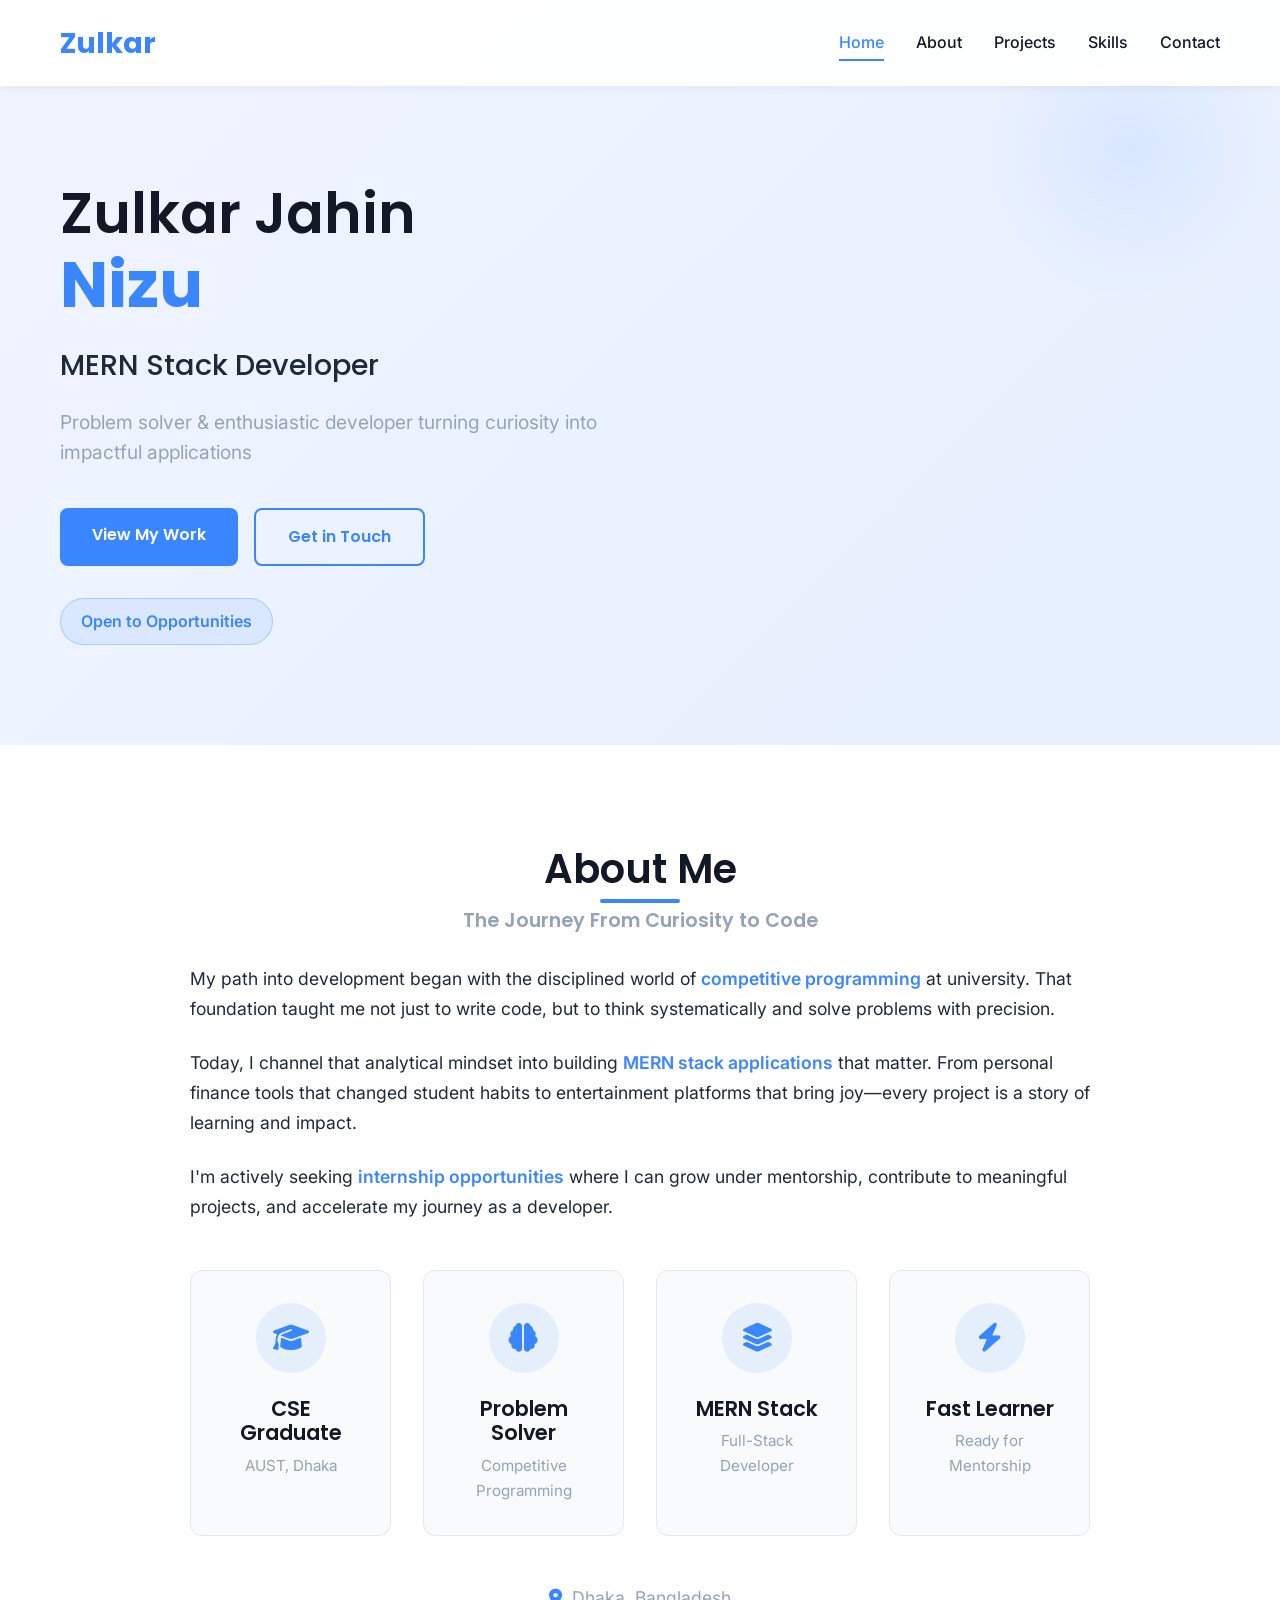
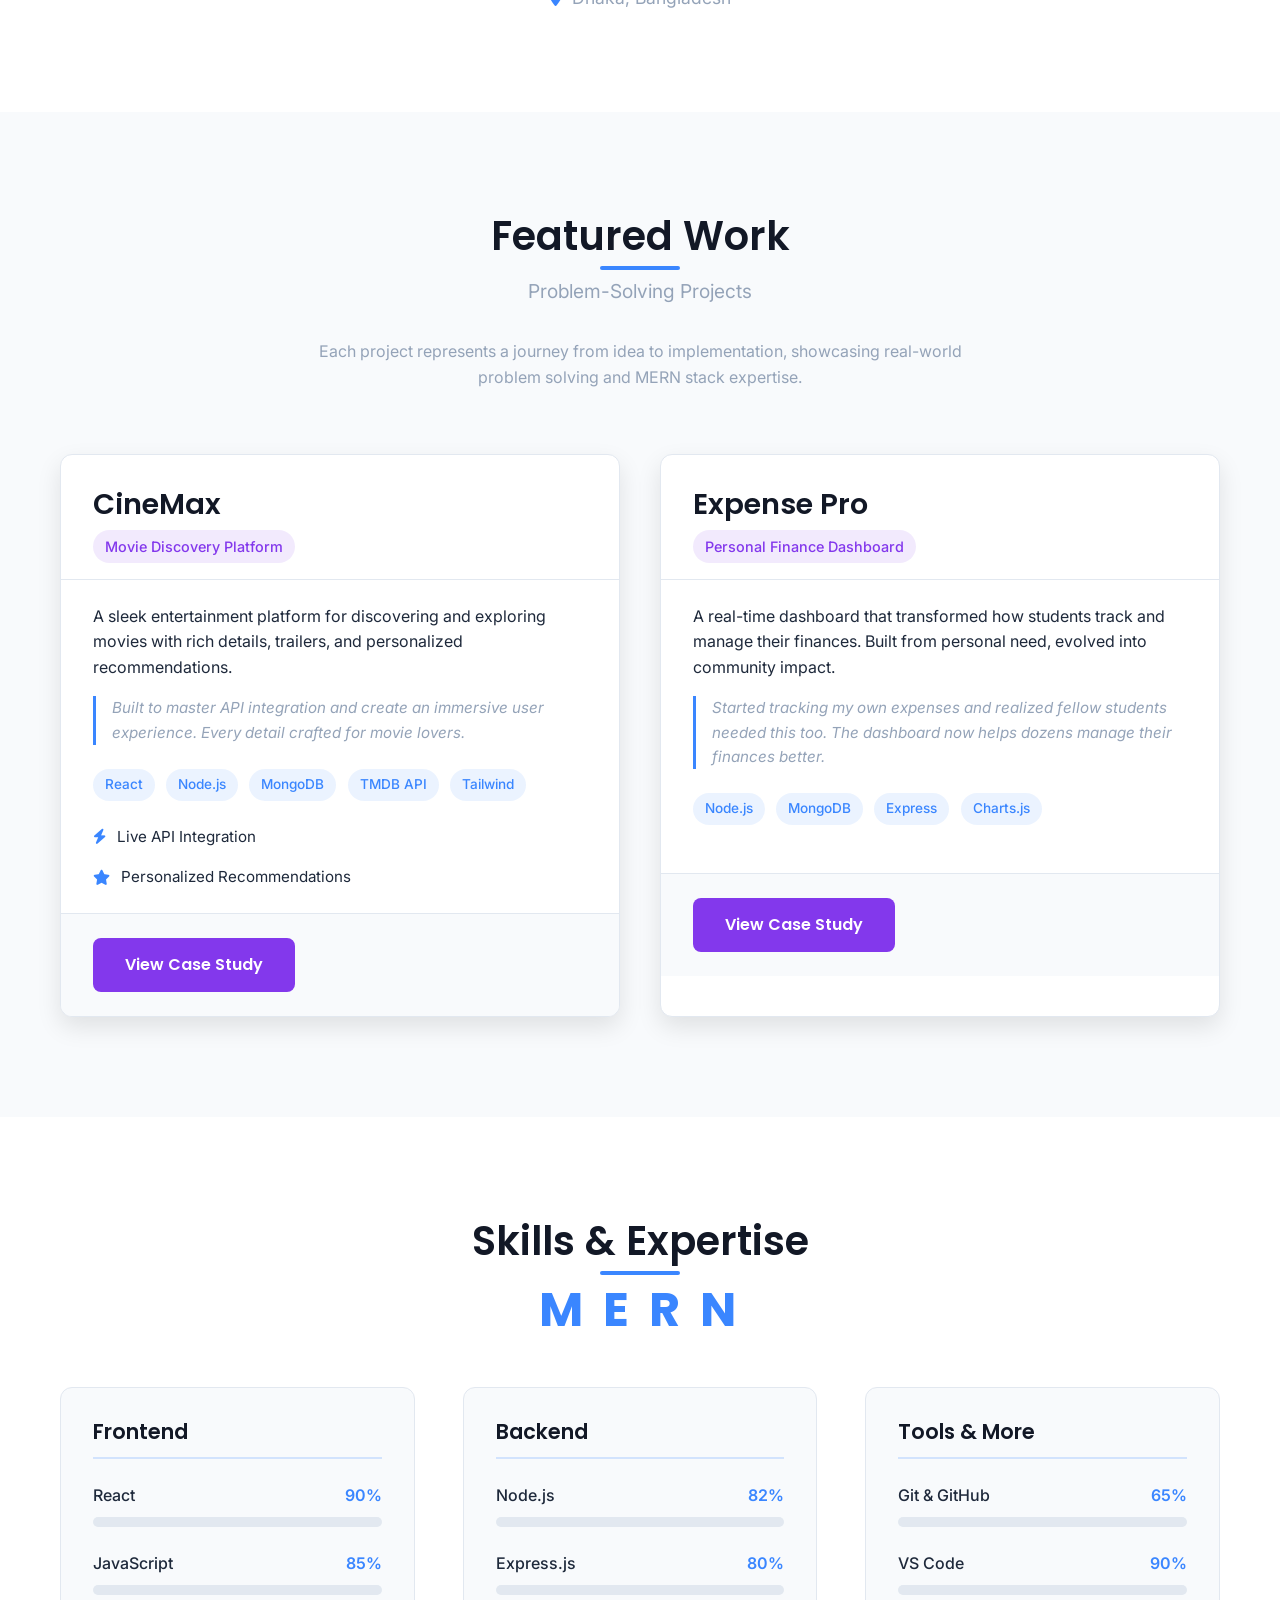
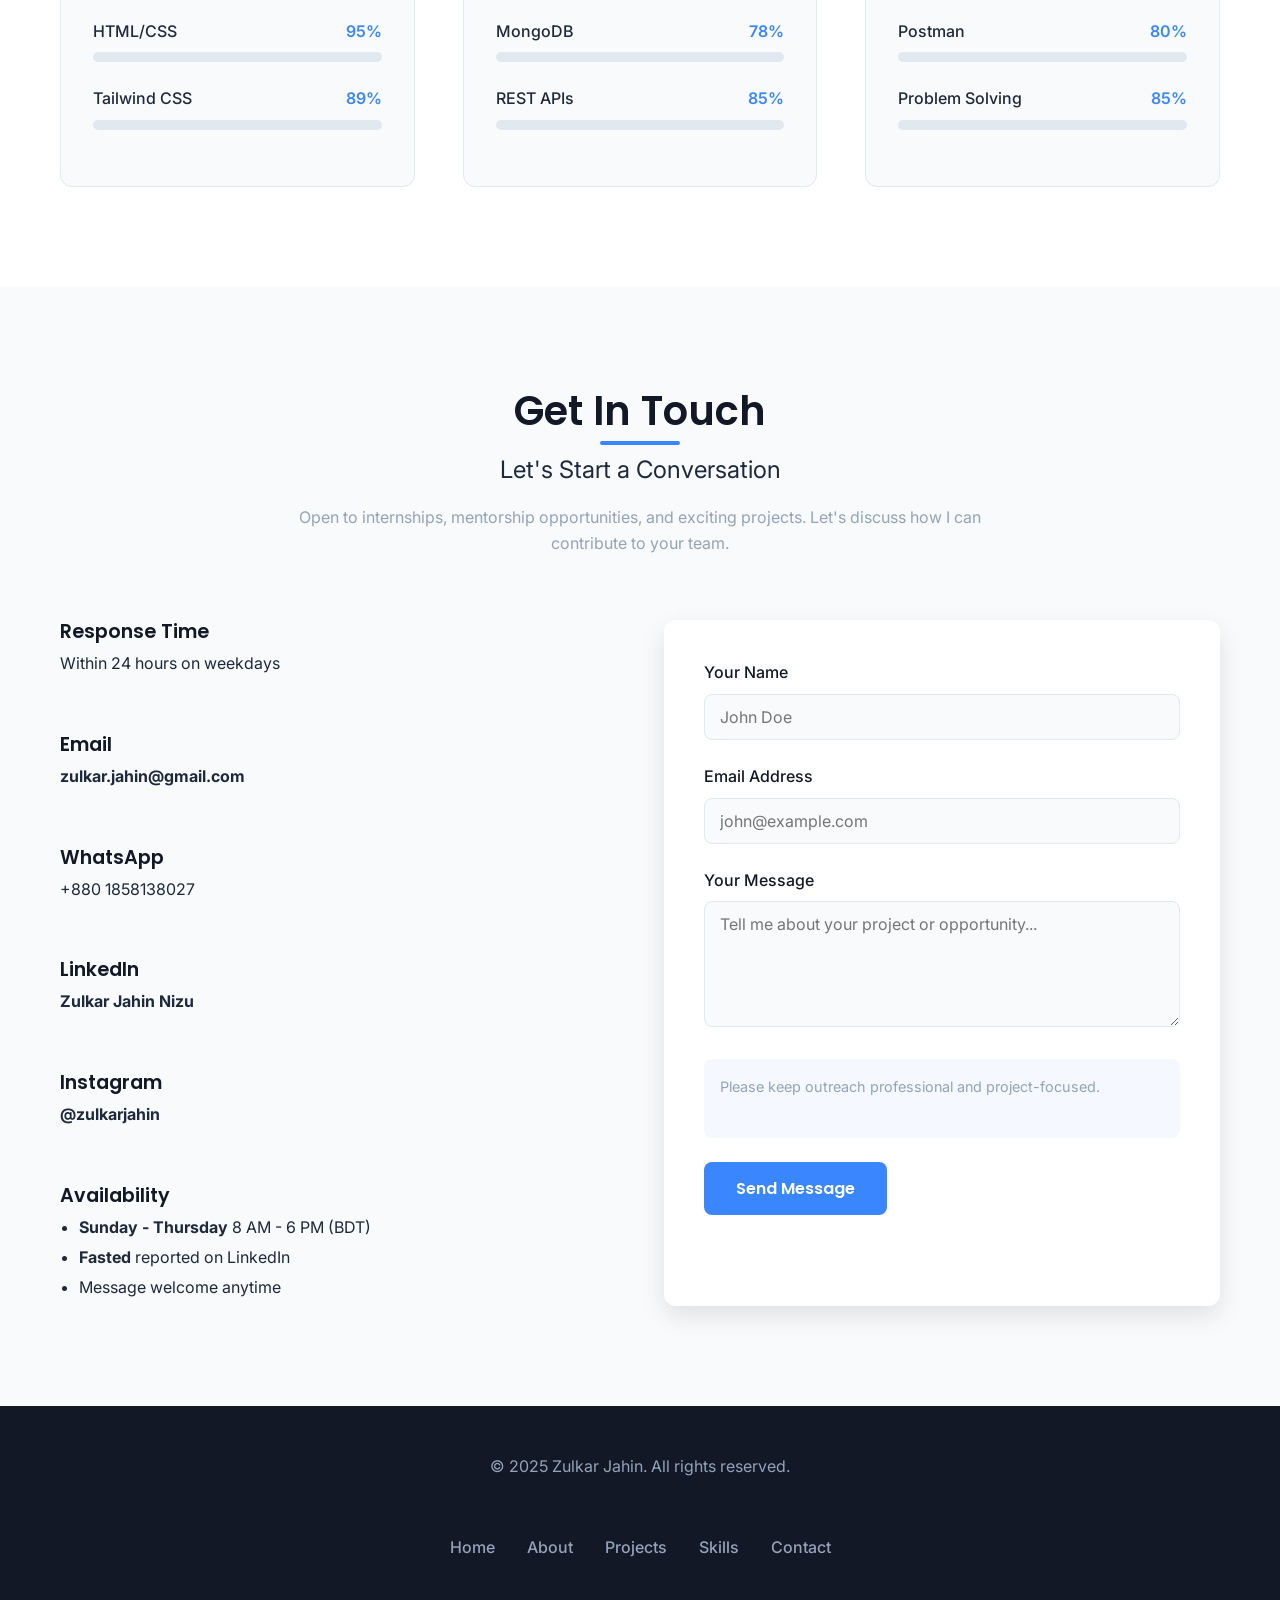
<file: Portfolio/index.html>
<!DOCTYPE html>
<html lang="en">
<head>
    <meta charset="UTF-8">
    <meta name="viewport" content="width=device-width, initial-scale=1.0">
    <title>Zulkar Jahin | Problem solver & MERN Stack Developer</title>
    <link rel="stylesheet" href="css/style.css">
    <link rel="stylesheet" href="https://cdnjs.cloudflare.com/ajax/libs/font-awesome/6.4.0/css/all.min.css">
    <link rel="preconnect" href="https://fonts.googleapis.com">
    <link rel="preconnect" href="https://fonts.gstatic.com" crossorigin>
    <link href="https://fonts.googleapis.com/css2?family=Poppins:wght@300;400;500;600;700&family=Inter:wght@300;400;500;600&display=swap" rel="stylesheet">
    <link rel="icon" type="image/x-icon" href="assets/images/favicon.ico">
</head>
<body>
    <!-- Navigation -->
    <nav class="navbar">
        <div class="container">
            <div class="nav-brand">
                <a href="#" class="logo">Zulkar</a>
            </div>
            <div class="nav-menu">
                <a href="#home" class="nav-link active">Home</a>
                <a href="#about" class="nav-link">About</a>
                <a href="#projects" class="nav-link">Projects</a>
                <a href="#skills" class="nav-link">Skills</a>
                <a href="#contact" class="nav-link">Contact</a>
            </div>
            <div class="nav-toggle">
                <i class="fas fa-bars"></i>
            </div>
        </div>
    </nav>

    <!-- Hero Section -->
    <section id="home" class="hero">
        <div class="container">
            <div class="hero-content">
                <h1 class="hero-title">
                    <span class="hero-name">Zulkar Jahin</span>
                    <span class="hero-lastname">Nizu</span>
                </h1>
                <h2 class="hero-subtitle">MERN Stack Developer</h2>
                <p class="hero-description">
                    Problem solver & enthusiastic developer turning curiosity into impactful applications
                </p>
                <div class="hero-buttons">
                    <a href="#projects" class="btn btn-primary">View My Work</a>
                    <a href="#contact" class="btn btn-outline">Get in Touch</a>
                </div>
            </div>
            <div class="hero-badge">
                <span class="badge">Open to Opportunities</span>
            </div>
        </div>
    </section>

    <!-- About Section -->
    <section id="about" class="about">
        <div class="container">
            <h2 class="section-title">About Me</h2>
            <h3 class="section-subtitle">The Journey From Curiosity to Code</h3>
            <div class="about-content">
                <div class="about-text">
                    <p>
                        My path into development began with the disciplined world of <strong>competitive programming</strong> at university. That foundation taught me not just to write code, but to think systematically and solve problems with precision.
                    </p>
                    <p>
                        Today, I channel that analytical mindset into building <strong>MERN stack applications</strong> that matter. From personal finance tools that changed student habits to entertainment platforms that bring joy—every project is a story of learning and impact.
                    </p>
                    <p>
                        I'm actively seeking <strong>internship opportunities</strong> where I can grow under mentorship, contribute to meaningful projects, and accelerate my journey as a developer.
                    </p>
                </div>
                <div class="about-highlights">
                    <div class="highlight-card">
                        <div class="highlight-icon">
                            <i class="fas fa-graduation-cap"></i>
                        </div>
                        <h4>CSE Graduate</h4>
                        <p>AUST, Dhaka</p>
                    </div>
                    <div class="highlight-card">
                        <div class="highlight-icon">
                            <i class="fas fa-brain"></i>
                        </div>
                        <h4>Problem Solver</h4>
                        <p>Competitive Programming</p>
                    </div>
                    <div class="highlight-card">
                        <div class="highlight-icon">
                            <i class="fas fa-layer-group"></i>
                        </div>
                        <h4>MERN Stack</h4>
                        <p>Full-Stack Developer</p>
                    </div>
                    <div class="highlight-card">
                        <div class="highlight-icon">
                            <i class="fas fa-bolt"></i>
                        </div>
                        <h4>Fast Learner</h4>
                        <p>Ready for Mentorship</p>
                    </div>
                </div>
                <div class="about-location">
                    <i class="fas fa-map-marker-alt"></i>
                    <span>Dhaka, Bangladesh</span>
                </div>
            </div>
        </div>
    </section>

    <!-- Featured Work Section -->
    <section id="projects" class="projects">
        <div class="container">
            <div class="section-header">
                <h2 class="section-title">Featured Work</h2>
                <p class="section-subtitle">Problem-Solving Projects</p>
                <p class="section-description">
                    Each project represents a journey from idea to implementation, showcasing real-world problem solving and MERN stack expertise.
                </p>
            </div>
            
            <!-- change korsi  -->
            <div class="project-grid">
                <!-- Project 1: CineMax -->
                <div class="project-card">
                    <div class="project-header">
                        <h3 class="project-title">CineMax</h3>
                        <span class="project-tag">Movie Discovery Platform</span>
                    </div>
                    <div class="project-body">
                        <p class="project-description">
                            A sleek entertainment platform for discovering and exploring movies with rich details, trailers, and personalized recommendations.
                        </p>
                        <p class="project-note">
                            <em>Built to master API integration and create an immersive user experience. Every detail crafted for movie lovers.</em>
                        </p>
                        <div class="project-tech">
                            <span class="tech-tag">React</span>
                            <span class="tech-tag">Node.js</span>
                            <span class="tech-tag">MongoDB</span>
                            <span class="tech-tag">TMDB API</span>
                            <span class="tech-tag">Tailwind</span>
                        </div>
                        <div class="project-features">
                            <div class="feature">
                                <i class="fas fa-bolt"></i>
                                <span>Live API Integration</span>
                            </div>
                            <div class="feature">
                                <i class="fas fa-star"></i>
                                <span>Personalized Recommendations</span>
                            </div>
                        </div>
                    </div>
                    <div class="project-footer">
                        <a href="#" class="btn btn-secondary">View Case Study</a>
                    </div>
                </div>

                <!-- Project 2: Expense Pro -->
                <div class="project-card">
                    <div class="project-header">
                        <h3 class="project-title">Expense Pro</h3>
                        <span class="project-tag">Personal Finance Dashboard</span>
                    </div>
                    <div class="project-body">
                        <p class="project-description">
                            A real-time dashboard that transformed how students track and manage their finances. Built from personal need, evolved into community impact.
                        </p>
                        <p class="project-note">
                            <em>Started tracking my own expenses and realized fellow students needed this too. The dashboard now helps dozens manage their finances better.</em>
                        </p>
                        <div class="project-tech">
                            <span class="tech-tag">Node.js</span>
                            <span class="tech-tag">MongoDB</span>
                            <span class="tech-tag">Express</span>
                            <span class="tech-tag">Charts.js</span>
                        </div>
                    </div>
                    <div class="project-footer">
                        <a href="#" class="btn btn-secondary">View Case Study</a>
                    </div>
                </div>
            </div>



        </div>
    </section>

    <!-- Skills Section -->
    <section id="skills" class="skills">
        <div class="container">
            <h2 class="section-title">Skills & Expertise</h2>
            <div class="skills-container">
                <div class="skills-header">
                    <h3 class="skills-main-title">M E R N</h3>
                </div>
                
                <div class="skills-grid">
                    <!-- Frontend Skills -->
                    <div class="skill-category">
                        <h4 class="skill-category-title">Frontend</h4>
                        <div class="skill-item">
                            <div class="skill-info">
                                <span class="skill-name">React</span>
                                <span class="skill-percentage">90%</span>
                            </div>
                            <div class="skill-bar">
                                <div class="skill-progress" style="width: 90%"></div>
                            </div>
                        </div>
                        <div class="skill-item">
                            <div class="skill-info">
                                <span class="skill-name">JavaScript</span>
                                <span class="skill-percentage">85%</span>
                            </div>
                            <div class="skill-bar">
                                <div class="skill-progress" style="width: 85%"></div>
                            </div>
                        </div>
                        <div class="skill-item">
                            <div class="skill-info">
                                <span class="skill-name">HTML/CSS</span>
                                <span class="skill-percentage">95%</span>
                            </div>
                            <div class="skill-bar">
                                <div class="skill-progress" style="width: 95%"></div>
                            </div>
                        </div>
                        <div class="skill-item">
                            <div class="skill-info">
                                <span class="skill-name">Tailwind CSS</span>
                                <span class="skill-percentage">89%</span>
                            </div>
                            <div class="skill-bar">
                                <div class="skill-progress" style="width: 89%"></div>
                            </div>
                        </div>
                    </div>

                    <!-- Backend Skills -->
                    <div class="skill-category">
                        <h4 class="skill-category-title">Backend</h4>
                        <div class="skill-item">
                            <div class="skill-info">
                                <span class="skill-name">Node.js</span>
                                <span class="skill-percentage">82%</span>
                            </div>
                            <div class="skill-bar">
                                <div class="skill-progress" style="width: 82%"></div>
                            </div>
                        </div>
                        <div class="skill-item">
                            <div class="skill-info">
                                <span class="skill-name">Express.js</span>
                                <span class="skill-percentage">80%</span>
                            </div>
                            <div class="skill-bar">
                                <div class="skill-progress" style="width: 80%"></div>
                            </div>
                        </div>
                        <div class="skill-item">
                            <div class="skill-info">
                                <span class="skill-name">MongoDB</span>
                                <span class="skill-percentage">78%</span>
                            </div>
                            <div class="skill-bar">
                                <div class="skill-progress" style="width: 78%"></div>
                            </div>
                        </div>
                        <div class="skill-item">
                            <div class="skill-info">
                                <span class="skill-name">REST APIs</span>
                                <span class="skill-percentage">85%</span>
                            </div>
                            <div class="skill-bar">
                                <div class="skill-progress" style="width: 85%"></div>
                            </div>
                        </div>
                    </div>

                    <!-- Tools & More -->
                    <div class="skill-category">
                        <h4 class="skill-category-title">Tools & More</h4>
                        <div class="skill-item">
                            <div class="skill-info">
                                <span class="skill-name">Git & GitHub</span>
                                <span class="skill-percentage">65%</span>
                            </div>
                            <div class="skill-bar">
                                <div class="skill-progress" style="width: 65%"></div>
                            </div>
                        </div>
                        <div class="skill-item">
                            <div class="skill-info">
                                <span class="skill-name">VS Code</span>
                                <span class="skill-percentage">90%</span>
                            </div>
                            <div class="skill-bar">
                                <div class="skill-progress" style="width: 90%"></div>
                            </div>
                        </div>
                        <div class="skill-item">
                            <div class="skill-info">
                                <span class="skill-name">Postman</span>
                                <span class="skill-percentage">80%</span>
                            </div>
                            <div class="skill-bar">
                                <div class="skill-progress" style="width: 80%"></div>
                            </div>
                        </div>
                        <div class="skill-item">
                            <div class="skill-info">
                                <span class="skill-name">Problem Solving</span>
                                <span class="skill-percentage">85%</span>
                            </div>
                            <div class="skill-bar">
                                <div class="skill-progress" style="width: 85%"></div>
                            </div>
                        </div>
                    </div>
                </div>
            </div>
        </div>
    </section>

    <!-- Contact Section -->
    <section id="contact" class="contact">
        <div class="container">
            <h2 class="section-title">Get In Touch</h2>
            <p class="contact-subtitle">Let's Start a Conversation</p>
            <p class="contact-description">
                Open to internships, mentorship opportunities, and exciting projects. Let's discuss how I can contribute to your team.
            </p>
            
            <div class="contact-container">
                <div class="contact-info">
                    <div class="contact-item">
                        <h4>Response Time</h4>
                        <p>Within 24 hours on weekdays</p>
                    </div>
                    
                    <div class="contact-item">
                        <h4>Email</h4>
                        <p><strong>zulkar.jahin@gmail.com</strong></p>
                    </div>
                    
                    <div class="contact-item">
                        <h4>WhatsApp</h4>
                        <p>+880 1858138027</p>
                    </div>
                    
                    <div class="contact-item">
                        <h4>LinkedIn</h4>
                        <p><strong>Zulkar Jahin Nizu</strong></p>
                    </div>
                    
                    <div class="contact-item">
                        <h4>Instagram</h4>
                        <p><strong>@zulkarjahin</strong></p>
                    </div>
                    
                    <div class="contact-item">
                        <h4>Availability</h4>
                        <ul>
                            <li><strong>Sunday - Thursday</strong> 8 AM - 6 PM (BDT)</li>
                            <li><strong>Fasted</strong> reported on LinkedIn</li>
                            <li>Message welcome anytime</li>
                        </ul>
                    </div>
                </div>
                
                <div class="contact-form">
                    <form id="messageForm">
                        <div class="form-group">
                            <label for="name">Your Name</label>
                            <input type="text" id="name" name="name" placeholder="John Doe" required>
                        </div>
                        
                        <div class="form-group">
                            <label for="email">Email Address</label>
                            <input type="email" id="email" name="email" placeholder="john@example.com" required>
                        </div>
                        
                        <div class="form-group">
                            <label for="message">Your Message</label>
                            <textarea id="message" name="message" rows="5" placeholder="Tell me about your project or opportunity..." required></textarea>
                        </div>
                        
                        <div class="form-note">
                            <p>Please keep outreach professional and project-focused.</p>
                        </div>
                        
                        <button type="submit" class="btn btn-primary">Send Message</button>
                    </form>
                </div>
            </div>
        </div>
    </section>

    <!-- Footer -->
    <footer class="footer">
        <div class="container">
            <p class="footer-copyright">© 2025 Zulkar Jahin. All rights reserved.</p>
            <div class="footer-links">
                <a href="#home">Home</a>
                <a href="#about">About</a>
                <a href="#projects">Projects</a>
                <a href="#skills">Skills</a>
                <a href="#contact">Contact</a>
            </div>
        </div>
    </footer>

    <!-- Back to Top Button -->
    <button id="backToTop" class="back-to-top">
        <i class="fas fa-arrow-up"></i>
    </button>

    <script src="js/main.js"></script>
</body>
</html>
</file>
<file: Portfolio/css/style.css>
/* Reset and Base Styles */
* {
    margin: 0;
    padding: 0;
    box-sizing: border-box;
}

:root {
    --primary: #3a86ff;
    --primary-dark: #2667cc;
    --secondary: #8338ec;
    --dark: #121826;
    --dark-light: #1e293b;
    --light: #f8fafc;
    --gray: #94a3b8;
    --gray-light: #e2e8f0;
    --success: #10b981;
    --warning: #f59e0b;
    --danger: #ef4444;
    --shadow: 0 10px 25px rgba(0, 0, 0, 0.1);
    --shadow-lg: 0 15px 35px rgba(0, 0, 0, 0.15);
    --transition: all 0.3s ease;
    --border-radius: 12px;
    --border-radius-sm: 8px;
}

html {
    scroll-behavior: smooth;
}

body {
    font-family: 'Inter', sans-serif;
    line-height: 1.6;
    color: var(--dark);
    background-color: var(--light);
    overflow-x: hidden;
}

.container {
    width: 100%;
    max-width: 1200px;
    margin: 0 auto;
    padding: 0 20px;
}

/* Typography */
h1, h2, h3, h4 {
    font-family: 'Poppins', sans-serif;
    font-weight: 600;
    line-height: 1.2;
}

h1 {
    font-size: 3.5rem;
}

h2 {
    font-size: 2.5rem;
    margin-bottom: 1rem;
}

h3 {
    font-size: 1.8rem;
    margin-bottom: 0.75rem;
}

h4 {
    font-size: 1.3rem;
    margin-bottom: 0.5rem;
}

p {
    margin-bottom: 1.5rem;
}

a {
    text-decoration: none;
    color: inherit;
    transition: var(--transition);
}

/* Buttons */
.btn {
    display: inline-block;
    padding: 14px 32px;
    border-radius: var(--border-radius-sm);
    font-weight: 600;
    font-size: 1rem;
    cursor: pointer;
    transition: var(--transition);
    border: none;
    font-family: 'Poppins', sans-serif;
    text-align: center;
}

.btn-primary {
    background-color: var(--primary);
    color: white;
}

.btn-primary:hover {
    background-color: var(--primary-dark);
    transform: translateY(-3px);
    box-shadow: var(--shadow);
}

.btn-outline {
    background-color: transparent;
    color: var(--primary);
    border: 2px solid var(--primary);
}

.btn-outline:hover {
    background-color: var(--primary);
    color: white;
    transform: translateY(-3px);
    box-shadow: var(--shadow);
}

.btn-secondary {
    background-color: var(--secondary);
    color: white;
}

.btn-secondary:hover {
    background-color: #7227d6;
    transform: translateY(-3px);
    box-shadow: var(--shadow);
}

/* Navigation */
.navbar {
    position: fixed;
    top: 0;
    left: 0;
    width: 100%;
    background-color: rgba(255, 255, 255, 0.95);
    backdrop-filter: blur(10px);
    z-index: 1000;
    padding: 20px 0;
    box-shadow: 0 2px 10px rgba(0, 0, 0, 0.05);
}

.navbar .container {
    display: flex;
    justify-content: space-between;
    align-items: center;
}

.logo {
    font-family: 'Poppins', sans-serif;
    font-size: 1.8rem;
    font-weight: 700;
    color: var(--primary);
}

.nav-menu {
    display: flex;
    gap: 2rem;
}

.nav-link {
    font-weight: 500;
    color: var(--dark);
    position: relative;
    padding: 5px 0;
}

.nav-link:hover, .nav-link.active {
    color: var(--primary);
}

.nav-link.active::after {
    content: '';
    position: absolute;
    bottom: 0;
    left: 0;
    width: 100%;
    height: 2px;
    background-color: var(--primary);
}

.nav-toggle {
    display: none;
    font-size: 1.5rem;
    cursor: pointer;
    color: var(--dark);
}

/* Hero Section */
.hero {
    padding: 180px 0 100px;
    background: linear-gradient(135deg, #f0f4ff 0%, #e6f0ff 100%);
    position: relative;
    overflow: hidden;
}

.hero::before {
    content: '';
    position: absolute;
    top: 0;
    right: 0;
    width: 300px;
    height: 300px;
    background: radial-gradient(circle, rgba(58, 134, 255, 0.1) 0%, transparent 70%);
}

.hero-content {
    max-width: 700px;
    position: relative;
    z-index: 1;
}

.hero-title {
    display: flex;
    flex-direction: column;
    margin-bottom: 1.5rem;
}

.hero-name {
    font-size: 3.5rem;
    color: var(--dark);
}

.hero-lastname {
    font-size: 4rem;
    color: var(--primary);
    font-weight: 700;
}

.hero-subtitle {
    font-size: 1.8rem;
    color: var(--dark-light);
    margin-bottom: 1.5rem;
    font-weight: 500;
}

.hero-description {
    font-size: 1.2rem;
    color: var(--gray);
    max-width: 600px;
    margin-bottom: 2.5rem;
}

.hero-buttons {
    display: flex;
    gap: 1rem;
    margin-bottom: 2rem;
}

.hero-badge {
    margin-top: 2rem;
}

.badge {
    display: inline-block;
    padding: 10px 20px;
    background-color: rgba(58, 134, 255, 0.1);
    color: var(--primary);
    border-radius: 50px;
    font-weight: 600;
    font-size: 1rem;
    border: 1px solid rgba(58, 134, 255, 0.3);
}

/* Section Common Styles */
section {
    padding: 100px 0;
}

.section-title {
    text-align: center;
    margin-bottom: 1rem;
    color: var(--dark);
    position: relative;
}

.section-title::after {
    content: '';
    position: absolute;
    bottom: -10px;
    left: 50%;
    transform: translateX(-50%);
    width: 80px;
    height: 4px;
    background-color: var(--primary);
    border-radius: 2px;
}

.section-subtitle {
    text-align: center;
    color: var(--gray);
    font-size: 1.2rem;
    margin-bottom: 2rem;
}

.section-description {
    text-align: center;
    max-width: 700px;
    margin: 0 auto 3rem;
    color: var(--gray);
}

/* About Section */
.about {
    background-color: white;
}

.about-content {
    max-width: 900px;
    margin: 0 auto;
}

.about-text {
    margin-bottom: 3rem;
}

.about-text p {
    font-size: 1.1rem;
    line-height: 1.7;
    color: var(--dark-light);
    margin-bottom: 1.5rem;
}

.about-text strong {
    color: var(--primary);
    font-weight: 600;
}

.about-highlights {
    display: grid;
    grid-template-columns: repeat(auto-fit, minmax(200px, 1fr));
    gap: 2rem;
    margin-bottom: 3rem;
}

.highlight-card {
    background-color: var(--light);
    padding: 2rem;
    border-radius: var(--border-radius);
    text-align: center;
    transition: var(--transition);
    border: 1px solid var(--gray-light);
}

.highlight-card:hover {
    transform: translateY(-10px);
    box-shadow: var(--shadow);
    border-color: var(--primary);
}

.highlight-icon {
    width: 70px;
    height: 70px;
    background-color: rgba(58, 134, 255, 0.1);
    border-radius: 50%;
    display: flex;
    align-items: center;
    justify-content: center;
    margin: 0 auto 1.5rem;
    color: var(--primary);
    font-size: 1.8rem;
}

.highlight-card h4 {
    color: var(--dark);
    margin-bottom: 0.5rem;
}

.highlight-card p {
    color: var(--gray);
    font-size: 0.95rem;
    margin-bottom: 0;
}

.about-location {
    display: flex;
    align-items: center;
    justify-content: center;
    color: var(--gray);
    font-size: 1.1rem;
}

.about-location i {
    margin-right: 10px;
    color: var(--primary);
}

/* Projects Section */
.projects {
    background-color: #f8fafc;
}

.section-header {
    text-align: center;
    margin-bottom: 4rem;
}

.project-grid {
    display: grid;
    grid-template-columns: repeat(auto-fit, minmax(350px, 1fr));
    gap: 2.5rem;
}

.project-card {
    background-color: white;
    border-radius: var(--border-radius);
    overflow: hidden;
    box-shadow: var(--shadow);
    transition: var(--transition);
    border: 1px solid var(--gray-light);
}

.project-card:hover {
    transform: translateY(-10px);
    box-shadow: var(--shadow-lg);
}

.project-header {
    padding: 2rem 2rem 1rem;
    border-bottom: 1px solid var(--gray-light);
}

.project-title {
    font-size: 1.8rem;
    color: var(--dark);
    margin-bottom: 0.5rem;
}

.project-tag {
    display: inline-block;
    background-color: rgba(131, 56, 236, 0.1);
    color: var(--secondary);
    padding: 5px 12px;
    border-radius: 20px;
    font-size: 0.9rem;
    font-weight: 500;
}

.project-body {
    padding: 1.5rem 2rem;
}

.project-description {
    color: var(--dark-light);
    margin-bottom: 1rem;
}

.project-note {
    color: var(--gray);
    font-style: italic;
    margin-bottom: 1.5rem;
    font-size: 0.95rem;
    border-left: 3px solid var(--primary);
    padding-left: 1rem;
}

.project-tech {
    display: flex;
    flex-wrap: wrap;
    gap: 0.7rem;
    margin-bottom: 1.5rem;
}

.tech-tag {
    background-color: rgba(58, 134, 255, 0.1);
    color: var(--primary);
    padding: 5px 12px;
    border-radius: 20px;
    font-size: 0.85rem;
    font-weight: 500;
}

.project-features {
    display: flex;
    flex-direction: column;
    gap: 1rem;
}

.feature {
    display: flex;
    align-items: center;
    gap: 0.7rem;
    color: var(--dark-light);
    font-size: 0.95rem;
}

.feature i {
    color: var(--primary);
}

.project-footer {
    padding: 1.5rem 2rem;
    border-top: 1px solid var(--gray-light);
    background-color: #f8fafc;
}

/* Skills Section */
.skills {
    background-color: white;
}

.skills-header {
    text-align: center;
    margin-bottom: 3rem;
}

.skills-main-title {
    font-size: 3rem;
    color: var(--primary);
    letter-spacing: 5px;
    font-weight: 700;
}

.skills-grid {
    display: grid;
    grid-template-columns: repeat(auto-fit, minmax(300px, 1fr));
    gap: 3rem;
}

.skill-category {
    background-color: var(--light);
    padding: 2rem;
    border-radius: var(--border-radius);
    border: 1px solid var(--gray-light);
}

.skill-category-title {
    color: var(--dark);
    margin-bottom: 1.5rem;
    padding-bottom: 0.8rem;
    border-bottom: 2px solid rgba(58, 134, 255, 0.2);
}

.skill-item {
    margin-bottom: 1.5rem;
}

.skill-info {
    display: flex;
    justify-content: space-between;
    margin-bottom: 0.5rem;
}

.skill-name {
    font-weight: 500;
    color: var(--dark-light);
}

.skill-percentage {
    font-weight: 600;
    color: var(--primary);
}

.skill-bar {
    height: 10px;
    background-color: #e2e8f0;
    border-radius: 5px;
    overflow: hidden;
}

.skill-progress {
    height: 100%;
    background-color: var(--primary);
    border-radius: 5px;
    transition: width 1s ease-in-out;
}

/* Contact Section */
.contact {
    background-color: #f8fafc;
}

.contact-subtitle {
    text-align: center;
    font-size: 1.5rem;
    color: var(--dark-light);
    margin-bottom: 1rem;
}

.contact-description {
    text-align: center;
    max-width: 700px;
    margin: 0 auto 4rem;
    color: var(--gray);
}

.contact-container {
    display: grid;
    grid-template-columns: repeat(auto-fit, minmax(300px, 1fr));
    gap: 3rem;
}

.contact-info {
    display: flex;
    flex-direction: column;
    gap: 2rem;
}

.contact-item h4 {
    color: var(--dark);
    margin-bottom: 0.5rem;
    font-size: 1.2rem;
}

.contact-item p, .contact-item ul {
    color: var(--dark-light);
}

.contact-item ul {
    padding-left: 1.2rem;
}

.contact-item li {
    margin-bottom: 0.3rem;
}

.contact-form {
    background-color: white;
    padding: 2.5rem;
    border-radius: var(--border-radius);
    box-shadow: var(--shadow);
}

.form-group {
    margin-bottom: 1.5rem;
}

.form-group label {
    display: block;
    margin-bottom: 0.5rem;
    font-weight: 500;
    color: var(--dark);
}

.form-group input, .form-group textarea {
    width: 100%;
    padding: 12px 15px;
    border: 1px solid var(--gray-light);
    border-radius: var(--border-radius-sm);
    font-family: 'Inter', sans-serif;
    font-size: 1rem;
    transition: var(--transition);
    background-color: #f8fafc;
}

.form-group input:focus, .form-group textarea:focus {
    outline: none;
    border-color: var(--primary);
    box-shadow: 0 0 0 3px rgba(58, 134, 255, 0.1);
}

.form-note {
    background-color: rgba(58, 134, 255, 0.05);
    padding: 1rem;
    border-radius: var(--border-radius-sm);
    margin-bottom: 1.5rem;
    font-size: 0.9rem;
    color: var(--gray);
}

/* Footer */
.footer {
    background-color: var(--dark);
    color: white;
    padding: 3rem 0;
    text-align: center;
}

.footer .container {
    display: flex;
    flex-direction: column;
    align-items: center;
    gap: 2rem;
}

.footer-copyright {
    color: var(--gray);
    font-size: 1rem;
}

.footer-links {
    display: flex;
    gap: 2rem;
}

.footer-links a {
    color: var(--gray);
    font-weight: 500;
}

.footer-links a:hover {
    color: white;
}

/* Back to Top Button */
.back-to-top {
    position: fixed;
    bottom: 30px;
    right: 30px;
    width: 50px;
    height: 50px;
    background-color: var(--primary);
    color: white;
    border: none;
    border-radius: 50%;
    font-size: 1.2rem;
    cursor: pointer;
    display: none;
    align-items: center;
    justify-content: center;
    z-index: 999;
    transition: var(--transition);
    box-shadow: var(--shadow);
}

.back-to-top:hover {
    background-color: var(--primary-dark);
    transform: translateY(-5px);
}

/* Responsive Design */
@media (max-width: 992px) {
    h1 {
        font-size: 3rem;
    }
    
    .hero-name {
        font-size: 3rem;
    }
    
    .hero-lastname {
        font-size: 3.5rem;
    }
    
    .hero-subtitle {
        font-size: 1.6rem;
    }
    
    .project-grid {
        grid-template-columns: 1fr;
    }
}

@media (max-width: 768px) {
    .nav-menu {
        position: fixed;
        top: 80px;
        left: -100%;
        width: 100%;
        flex-direction: column;
        background-color: white;
        padding: 2rem;
        box-shadow: 0 10px 20px rgba(0, 0, 0, 0.1);
        transition: var(--transition);
        z-index: 999;
    }
    
    .nav-menu.active {
        left: 0;
    }
    
    .nav-toggle {
        display: block;
    }
    
    .hero {
        padding: 150px 0 80px;
    }
    
    .hero-buttons {
        flex-direction: column;
    }
    
    .hero-name, .hero-lastname {
        font-size: 2.5rem;
    }
    
    h2 {
        font-size: 2.2rem;
    }
    
section {
        padding: 80px 0;
    }
}
    
    /* .skills-main-title */




/* CineMax Project Background */
.project-card.cinemax {
    background-image: url('assets/images/cinemax-bg.jpg');
    background-size: cover;
    background-position: center;
    color: white;
    position: relative;
}

/* Expense Pro Project Background */
.project-card.expense-pro {
    background-image: url('assets/images/expense-pro-bg.jpg');
    background-size: cover;
    background-position: center;
    color: white;
    position: relative;
}

/* Overlay for all project cards with background */
.project-card.with-background::before {
    content: '';
    position: absolute;
    top: 0;
    left: 0;
    width: 100%;
    height: 100%;
    background: linear-gradient(to bottom, rgba(0,0,0,0.7) 0%, rgba(0,0,0,0.4) 100%);
    z-index: 1;
}

.project-card.with-background > * {
    position: relative;
    z-index: 2;
}
</file>
